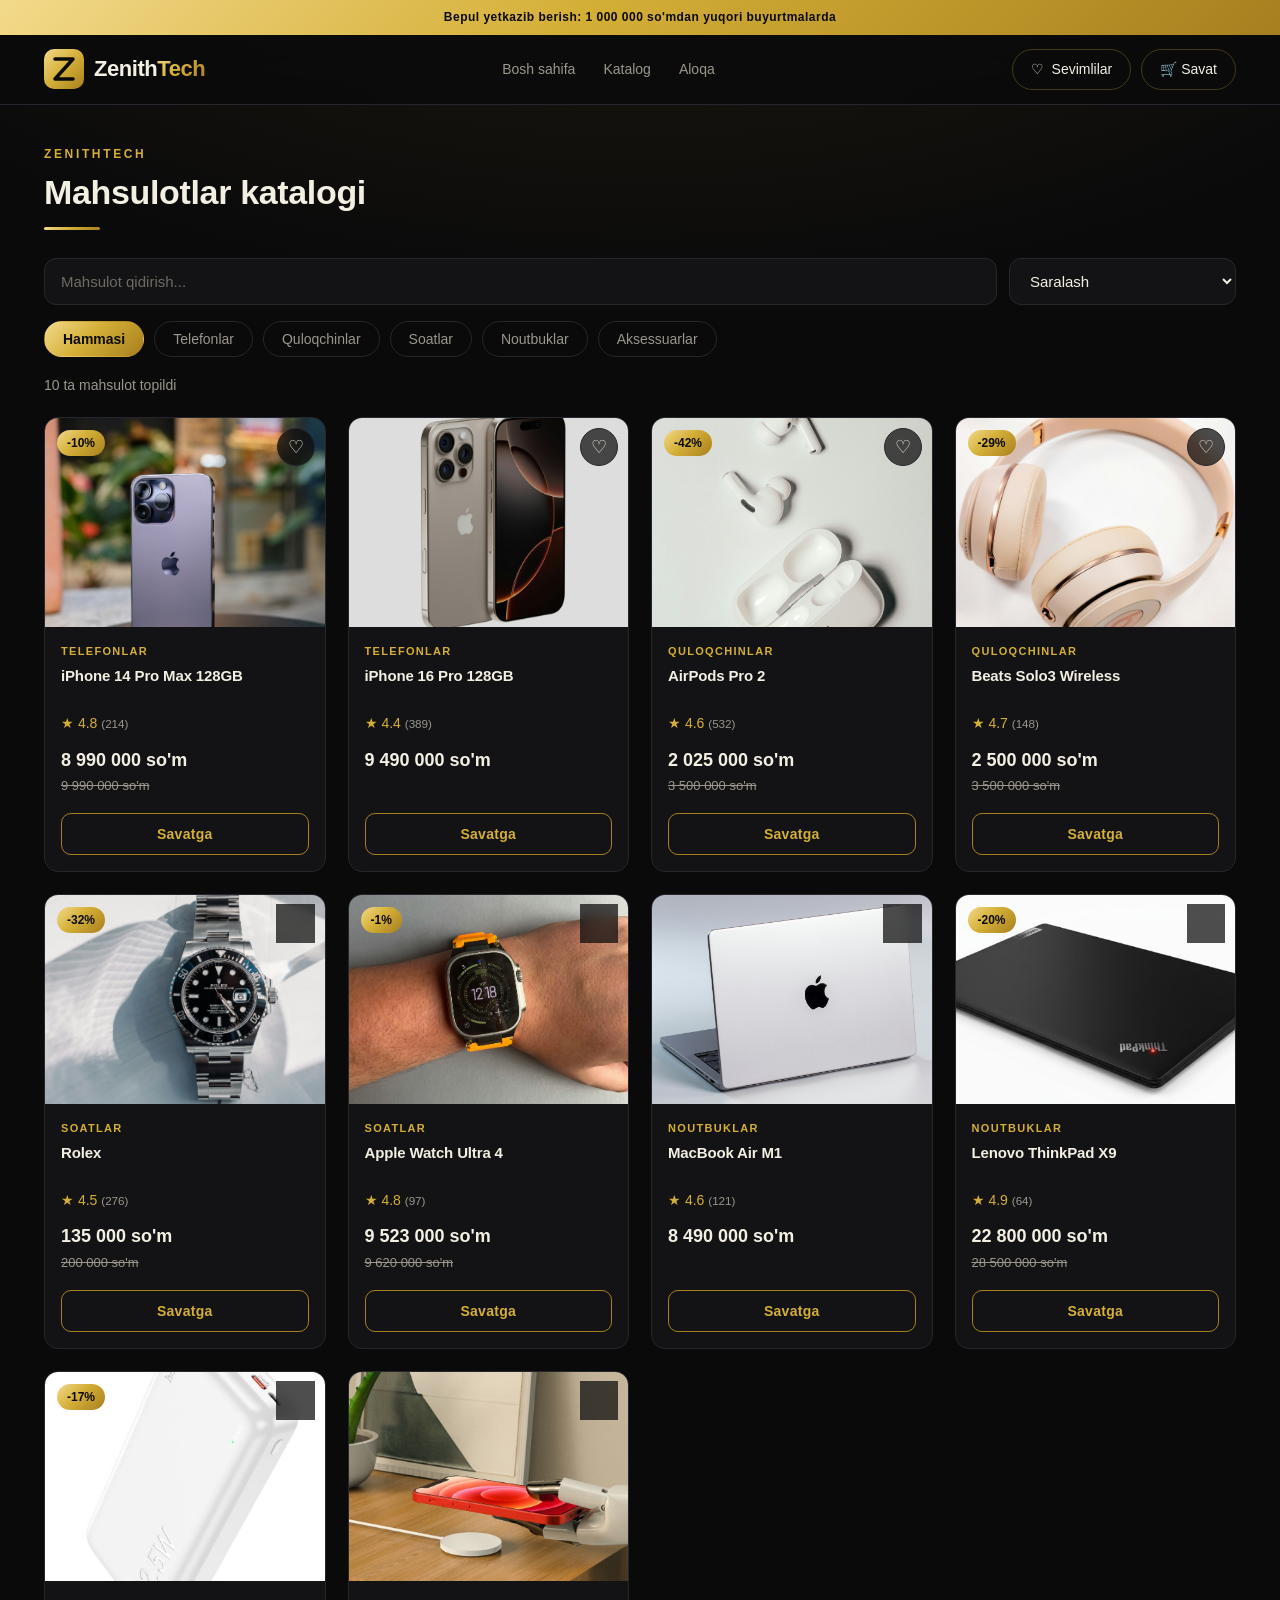
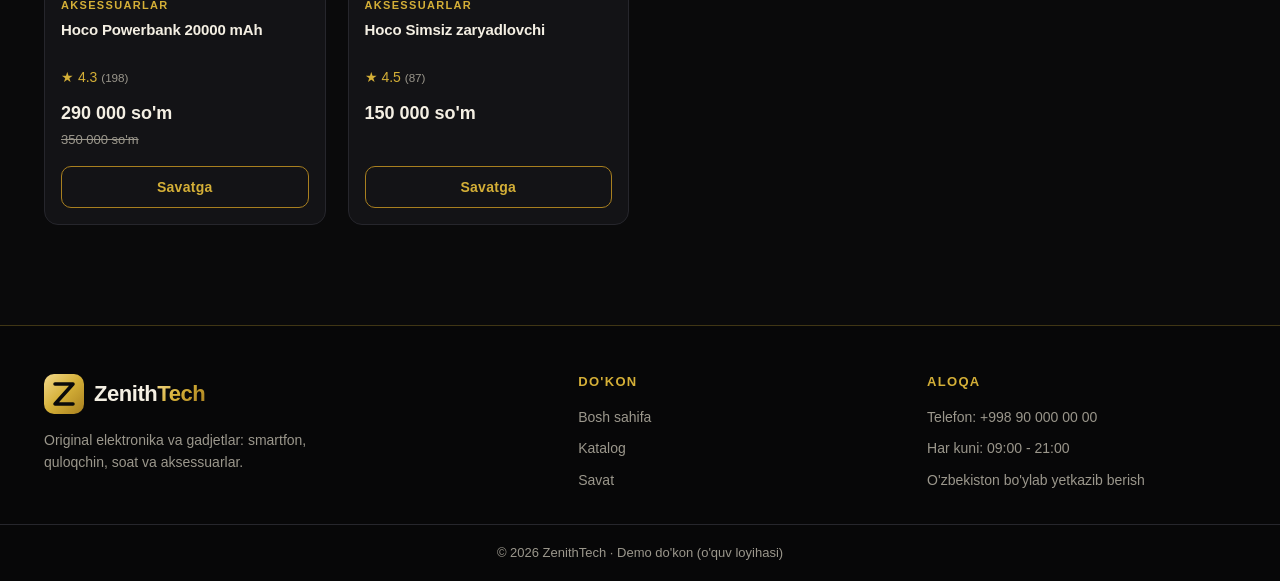
<file: index.html>
<!DOCTYPE html>
<html lang="en">
<head>
    <meta charset="UTF-8">
    <meta name="viewport" content="width=device-width, initial-scale=1.0">
    <title>ZeinthTech</title>
    <link rel="stylesheet" href="./css/style.css">
</head>
    <body>
   <div class="announce">
    Bepul yetkazib berish: 1 000 000 so'mdan yuqori buyurtmalarda
  </div>

    <header class="site-header">
    <div class="header-inner">
      <a href="index.html" class="logo">
        <img src="images/logo-mark.svg" alt="">
        <span class="logo-text">Zenith<span>Tech</span></span>
      </a>

      <nav class="main-nav">
        <a href="index.html">Bosh sahifa</a>
        <a href="index.html#catalog">Katalog</a>
        <a href="#contact">Aloqa</a>
      </nav>

      <div class="header-actions">
        <a href="favorites.html" class="cart-link fav-link" aria-label="Sevimlilar">
          ♡ <span class="fav-label">Sevimlilar</span>
          <span id="fav-count" class="cart-count" hidden>0</span>
        </a>
        <a href="cart.html" class="cart-link">
          🛒 Savat <span id="cart-count" class="cart-count" hidden>0</span>
        </a>
      </div>
    </div>
  </header>


   <main class="container" id="catalog">
    <div class="section-head">
      <span class="eyebrow">ZenithTech</span>
      <h2>Mahsulotlar katalogi</h2>
    </div>

    <div class="toolbar">
      <input type="search" id="search" placeholder="Mahsulot qidirish...">
      <select id="sort">
        <option value="default">Saralash</option>
        <option value="price-asc">Narx: arzondan qimmatga</option>
        <option value="price-desc">Narx: qimmatdan arzonga</option>
        <option value="rating">Reyting bo'yicha</option>
      </select>
    </div>

    <div id="categories" class="categories"></div>
    <p id="result-count" class="result-count"></p>

    <div id="product-grid" class="product-grid"></div>
        <section class="viewed-section" id="viewed-section" hidden>
      <h3>Siz ko'rgan mahsulotlar</h3>
      <div class="viewed-row" id="viewed-row"></div>
    </section>
  </main>

  <footer class="site-footer" id="contact">
    <div class="footer-inner">
      <div class="footer-brand">
        <a href="index.html" class="logo">
          <img src="images/logo-mark.svg" alt="">
          <span class="logo-text">Zenith<span>Tech</span></span>
        </a>
        <p>Original elektronika va gadjetlar: smartfon, quloqchin, soat va aksessuarlar.</p>
      </div>

      <div class="footer-col">
        <h4>Do'kon</h4>
        <a href="index.html">Bosh sahifa</a>
        <a href="index.html#catalog">Katalog</a>
        <a href="cart.html">Savat</a>
      </div>

      <div class="footer-col">
        <h4>Aloqa</h4>
        <span>Telefon: +998 90 000 00 00</span>
        <span>Har kuni: 09:00 - 21:00</span>
        <span>O'zbekiston bo'ylab yetkazib berish</span>
      </div>
    </div>

    <div class="footer-bottom">
      © 2026 ZenithTech · Demo do'kon (o'quv loyihasi)
    </div>
  </footer>

    <script src="js/cart.js"></script>
  <script src="js/favorites.js"></script>
  <script src="js/main.js"></script>
</body>
</html>
</file>
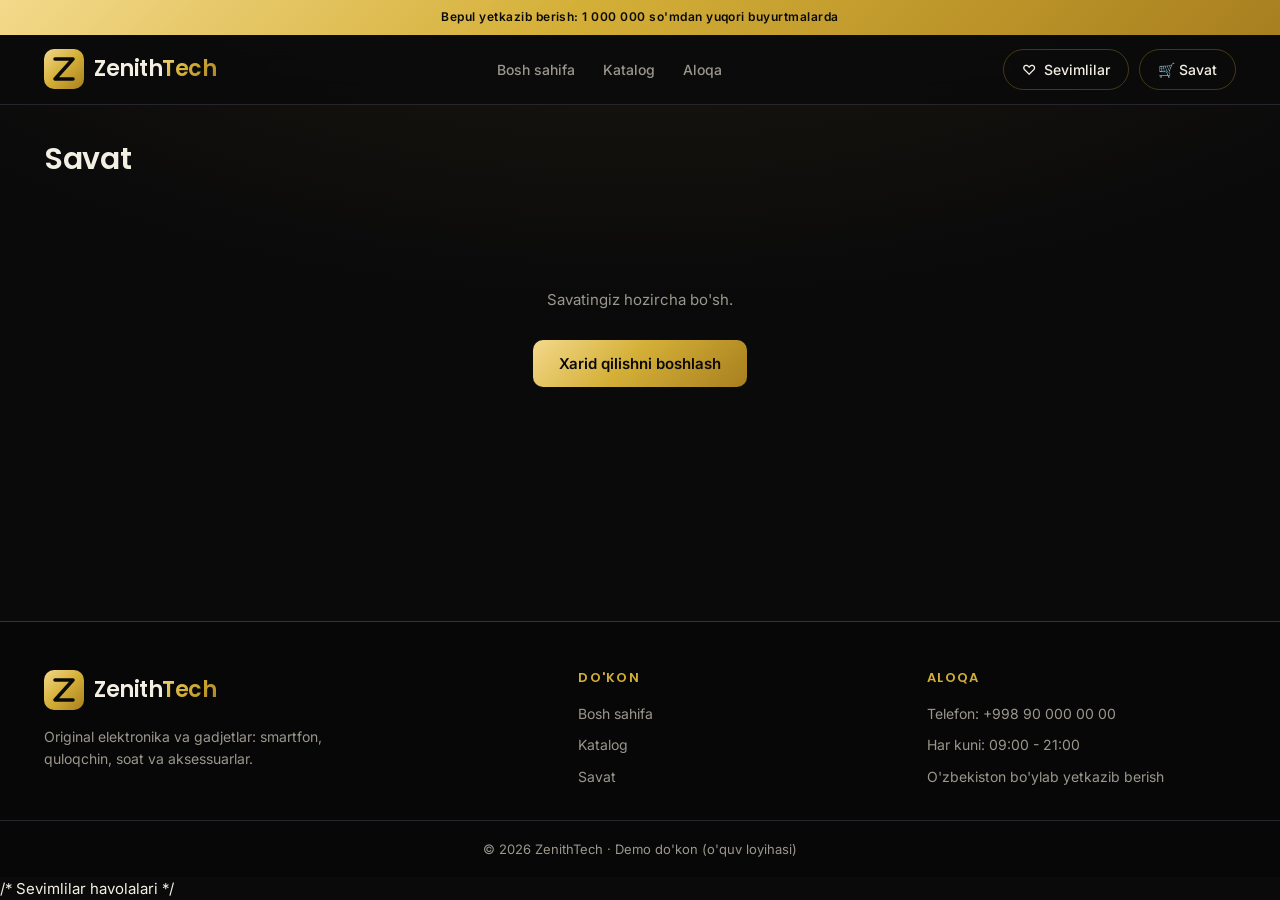
<file: cart.html>
<!DOCTYPE html>
<html lang="uz">
<head>
  <meta charset="UTF-8">
  <meta name="viewport" content="width=device-width, initial-scale=1.0">
  <title>Savat | ZenithTech</title>
  <link rel="preconnect" href="https://fonts.googleapis.com">
  <link href="https://fonts.googleapis.com/css2?family=Inter:wght@400;500;600&family=Poppins:wght@500;600;700&display=swap" rel="stylesheet">
  <link rel="stylesheet" href="css/style.css">
</head>
<body>
    <div class="announce">
    Bepul yetkazib berish: 1 000 000 so'mdan yuqori buyurtmalarda
  </div>

   <header class="site-header">
    <div class="header-inner">
      <a href="index.html" class="logo">
        <img src="images/logo-mark.svg" alt="">
        <span class="logo-text">Zenith<span>Tech</span></span>
      </a>

      <nav class="main-nav">
        <a href="index.html">Bosh sahifa</a>
        <a href="index.html#catalog">Katalog</a>
        <a href="#contact">Aloqa</a>
      </nav>

      <div class="header-actions">
        <a href="favorites.html" class="cart-link fav-link" aria-label="Sevimlilar">
          ♡ <span class="fav-label">Sevimlilar</span>
          <span id="fav-count" class="cart-count" hidden>0</span>
        </a>
        <a href="cart.html" class="cart-link">
          🛒 Savat <span id="cart-count" class="cart-count" hidden>0</span>
        </a>
      </div>
    </div>
  </header>
  <main class="container">
    <h2>Savat</h2>
    <div id="cart-content"></div>
  </main>

    <footer class="site-footer" id="contact">
    <div class="footer-inner">
      <div class="footer-brand">
        <a href="index.html" class="logo">
          <img src="images/logo-mark.svg" alt="">
          <span class="logo-text">Zenith<span>Tech</span></span>
        </a>
        <p>Original elektronika va gadjetlar: smartfon, quloqchin, soat va aksessuarlar.</p>
      </div>

      <div class="footer-col">
        <h4>Do'kon</h4>
        <a href="index.html">Bosh sahifa</a>
        <a href="index.html#catalog">Katalog</a>
        <a href="cart.html">Savat</a>
      </div>

      <div class="footer-col">
        <h4>Aloqa</h4>
        <span>Telefon: +998 90 000 00 00</span>
        <span>Har kuni: 09:00 - 21:00</span>
        <span>O'zbekiston bo'ylab yetkazib berish</span>
      </div>
    </div>

    <div class="footer-bottom">
      © 2026 ZenithTech · Demo do'kon (o'quv loyihasi)
    </div>
  </footer>

  <script src="js/cart.js"></script>
  <script src="js/favorites.js"></script>/* Sevimlilar havolalari */
  <script src="js/cart-page.js"></script>
</body>
</html>
</file>
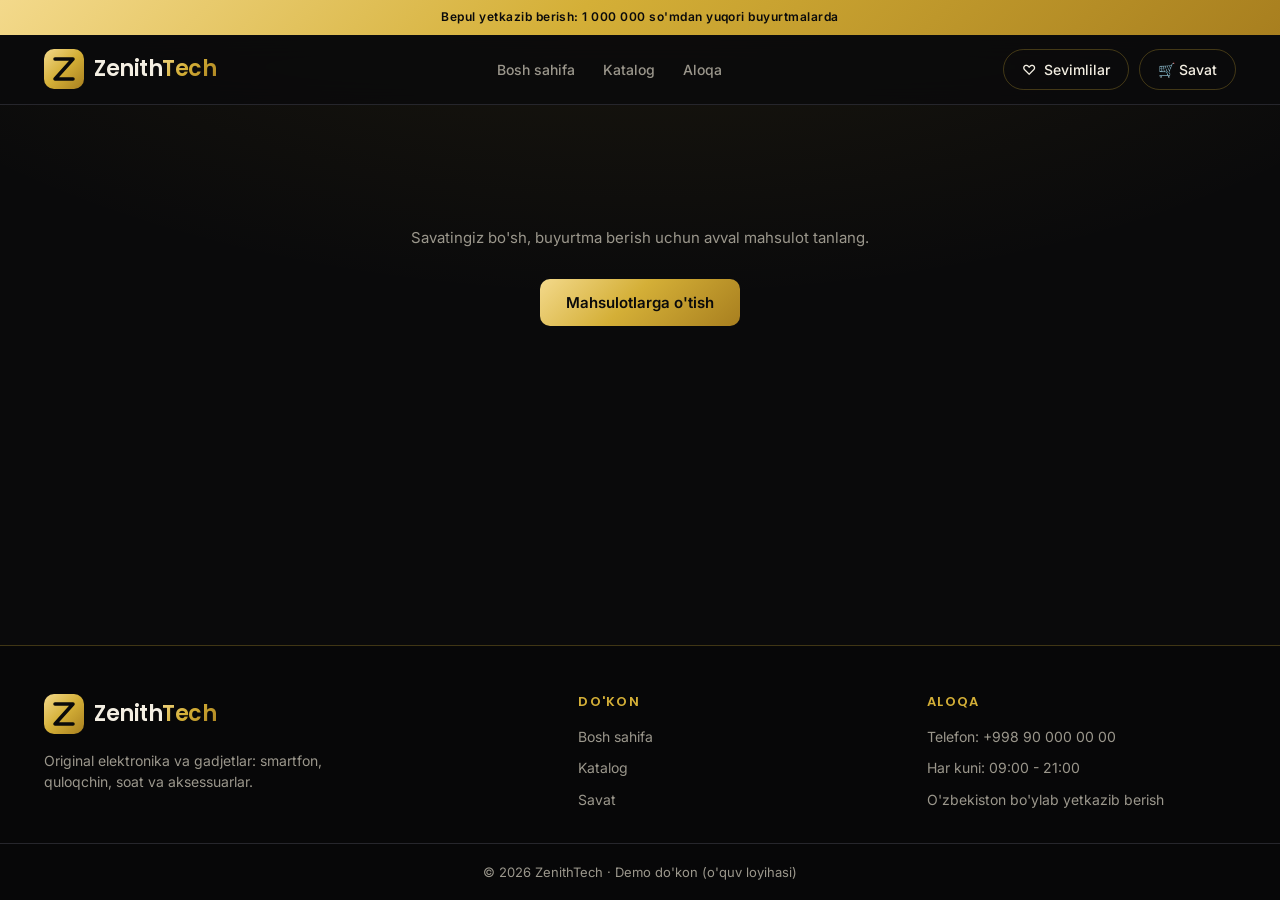
<file: checkout.html>
<!DOCTYPE html>
<html lang="uz">
<head>
  <meta charset="UTF-8">
  <meta name="viewport" content="width=device-width, initial-scale=1.0">
  <title>Buyurtma berish | ZenithTech</title>
  <link rel="preconnect" href="https://fonts.googleapis.com">
 <link href="https://fonts.googleapis.com/css2?family=Inter:wght@400;500;600&family=Poppins:wght@500;600;700&display=swap" rel="stylesheet">
  <link rel="stylesheet" href="css/style.css">
</head>
<body>
   <div class="announce">
    Bepul yetkazib berish: 1 000 000 so'mdan yuqori buyurtmalarda
  </div>

  <header class="site-header">
    <div class="header-inner">
      <a href="index.html" class="logo">
        <img src="images/logo-mark.svg" alt="">
        <span class="logo-text">Zenith<span>Tech</span></span>
      </a>

      <nav class="main-nav">
        <a href="index.html">Bosh sahifa</a>
        <a href="index.html#catalog">Katalog</a>
        <a href="#contact">Aloqa</a>
      </nav>

      <div class="header-actions">
        <a href="favorites.html" class="cart-link fav-link" aria-label="Sevimlilar">
          ♡ <span class="fav-label">Sevimlilar</span>
          <span id="fav-count" class="cart-count" hidden>0</span>
        </a>
        <a href="cart.html" class="cart-link">
          🛒 Savat <span id="cart-count" class="cart-count" hidden>0</span>
        </a>
      </div>
    </div>
  </header>

  <main class="container" id="checkout-page">
    <h2>Buyurtma berish</h2>

    <div class="checkout-layout">
      <form id="checkout-form" class="checkout-form" novalidate>
        <h3>Ma'lumotlaringiz</h3>

        <label>Ism va familiya
          <input type="text" name="name" placeholder="Masalan: Ali Valiyev">
          <small class="error" data-error-for="name"></small>
        </label>

        <label>Telefon raqam
          <input type="tel" name="phone" placeholder="+998 90 123 45 67">
          <small class="error" data-error-for="phone"></small>
        </label>

        <label>Shahar / viloyat
          <select name="city">
            <option value="">Tanlang</option>
            <option>Toshkent</option>
            <option>Samarqand</option>
            <option>Buxoro</option>
            <option>Andijon</option>
            <option>Farg'ona</option>
            <option>Namangan</option>
            <option>Qarshi</option>
            <option>Navoiy</option>
            <option>Jizzax</option>
            <option>Guliston</option>
            <option>Termiz</option>
            <option>Urganch</option>
            <option>Nukus</option>
          </select>
          <small class="error" data-error-for="city"></small>
        </label>

        <label>Manzil
          <textarea name="address" rows="3" placeholder="Ko'cha, uy, xonadon"></textarea>
          <small class="error" data-error-for="address"></small>
        </label>

        <fieldset class="payment">
          <legend>To'lov usuli</legend>
          <label class="radio">
            <input type="radio" name="payment" value="Naqd pul" checked>
            Yetkazib berilganda naqd pul
          </label>
          <label class="radio">
            <input type="radio" name="payment" value="Karta">
            Yetkazib berilganda karta orqali
          </label>
        </fieldset>

        <label>Izoh (ixtiyoriy)
          <textarea name="note" rows="2" placeholder="Masalan: qo'ng'iroq qilib keling"></textarea>
        </label>

        <button type="submit" class="btn">Buyurtmani tasdiqlash</button>
      </form>

      <aside class="cart-summary" id="order-summary"></aside>
    </div>
  </main>

    <footer class="site-footer" id="contact">
    <div class="footer-inner">
      <div class="footer-brand">
        <a href="index.html" class="logo">
          <img src="images/logo-mark.svg" alt="">
          <span class="logo-text">Zenith<span>Tech</span></span>
        </a>
        <p>Original elektronika va gadjetlar: smartfon, quloqchin, soat va aksessuarlar.</p>
      </div>

      <div class="footer-col">
        <h4>Do'kon</h4>
        <a href="index.html">Bosh sahifa</a>
        <a href="index.html#catalog">Katalog</a>
        <a href="cart.html">Savat</a>
      </div>

      <div class="footer-col">
        <h4>Aloqa</h4>
        <span>Telefon: +998 90 000 00 00</span>
        <span>Har kuni: 09:00 - 21:00</span>
        <span>O'zbekiston bo'ylab yetkazib berish</span>
      </div>
    </div>

    <div class="footer-bottom">
      © 2026 ZenithTech · Demo do'kon (o'quv loyihasi)
    </div>
  </footer>

  <script src="js/cart.js"></script>
  <script src="js/favorites.js"></script>
<script src="js/checkout.js"></script>
</body>
</html>
</file>
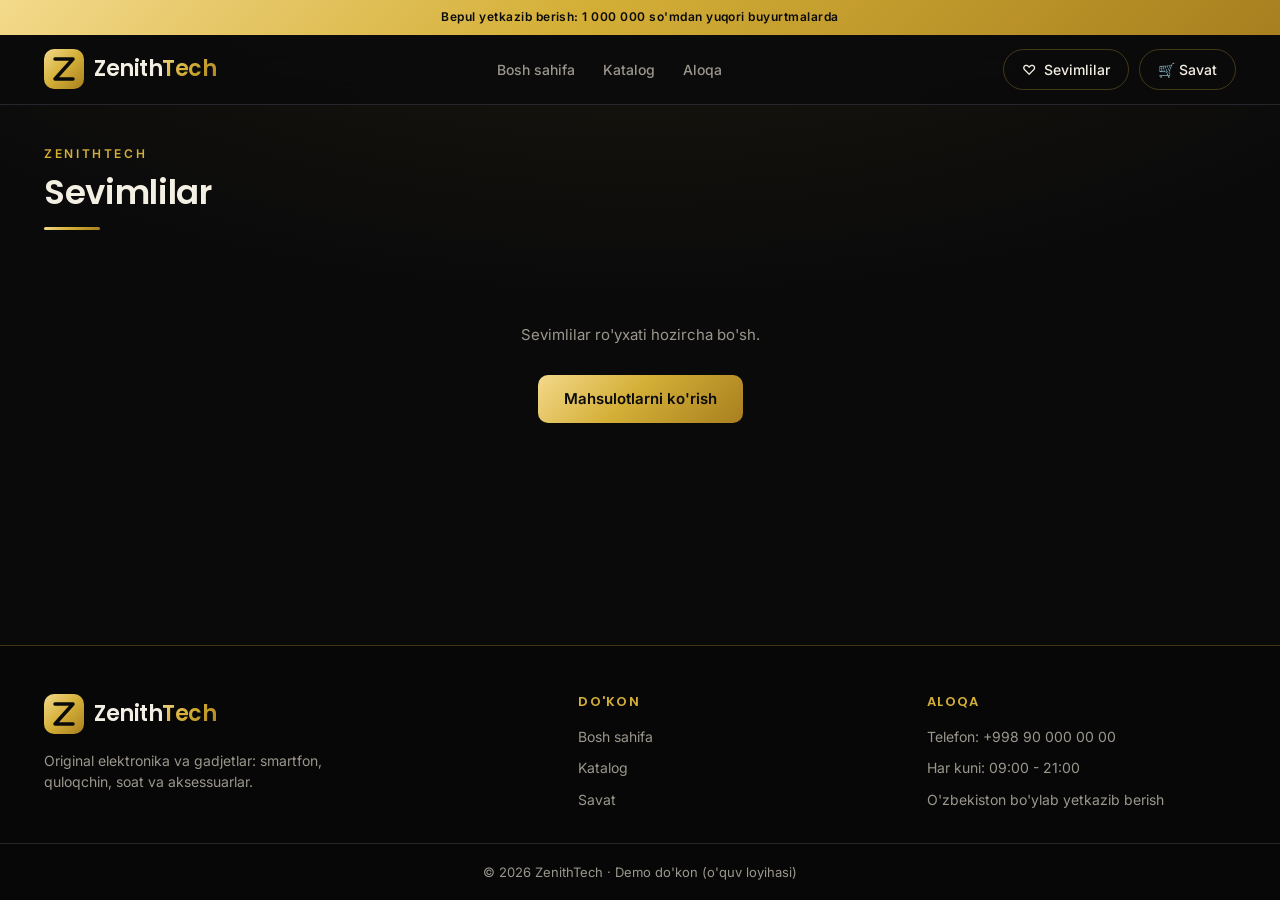
<file: favorites.html>
<!DOCTYPE html>
<html lang="uz">
<head>
  <meta charset="UTF-8">
  <meta name="viewport" content="width=device-width, initial-scale=1.0">
  <title>Sevimlilar | ZenithTech</title>
  <link rel="preconnect" href="https://fonts.googleapis.com">
  <link href="https://fonts.googleapis.com/css2?family=Inter:wght@400;500;600&family=Poppins:wght@500;600;700&display=swap" rel="stylesheet">
  <link rel="stylesheet" href="css/style.css">
</head>
<body>
  <div class="announce">
    Bepul yetkazib berish: 1 000 000 so'mdan yuqori buyurtmalarda
  </div>

  <header class="site-header">
    <div class="header-inner">
      <a href="index.html" class="logo">
        <img src="images/logo-mark.svg" alt="">
        <span class="logo-text">Zenith<span>Tech</span></span>
      </a>

      <nav class="main-nav">
        <a href="index.html">Bosh sahifa</a>
        <a href="index.html#catalog">Katalog</a>
        <a href="#contact">Aloqa</a>
      </nav>

      <div class="header-actions">
        <a href="favorites.html" class="cart-link fav-link" aria-label="Sevimlilar">
          ♡ <span class="fav-label">Sevimlilar</span>
          <span id="fav-count" class="cart-count" hidden>0</span>
        </a>
        <a href="cart.html" class="cart-link">
          🛒 Savat <span id="cart-count" class="cart-count" hidden>0</span>
        </a>
      </div>
    </div>
  </header>

  <main class="container" id="favorites-page">
    <div class="section-head">
      <span class="eyebrow">ZenithTech</span>
      <h2>Sevimlilar</h2>
    </div>
    <p id="fav-sub" class="result-count"></p>

    <div id="fav-grid" class="product-grid"></div>
  </main>

  <footer class="site-footer" id="contact">
    <div class="footer-inner">
      <div class="footer-brand">
        <a href="index.html" class="logo">
          <img src="images/logo-mark.svg" alt="">
          <span class="logo-text">Zenith<span>Tech</span></span>
        </a>
        <p>Original elektronika va gadjetlar: smartfon, quloqchin, soat va aksessuarlar.</p>
      </div>

      <div class="footer-col">
        <h4>Do'kon</h4>
        <a href="index.html">Bosh sahifa</a>
        <a href="index.html#catalog">Katalog</a>
        <a href="cart.html">Savat</a>
      </div>

      <div class="footer-col">
        <h4>Aloqa</h4>
        <span>Telefon: +998 90 000 00 00</span>
        <span>Har kuni: 09:00 - 21:00</span>
        <span>O'zbekiston bo'ylab yetkazib berish</span>
      </div>
    </div>

    <div class="footer-bottom">
      © 2026 ZenithTech · Demo do'kon (o'quv loyihasi)
    </div>
  </footer>

  <script src="js/cart.js"></script>
  <script src="js/favorites.js"></script>
  <script src="js/favorites-page.js"></script>
</body>
</html>
</file>
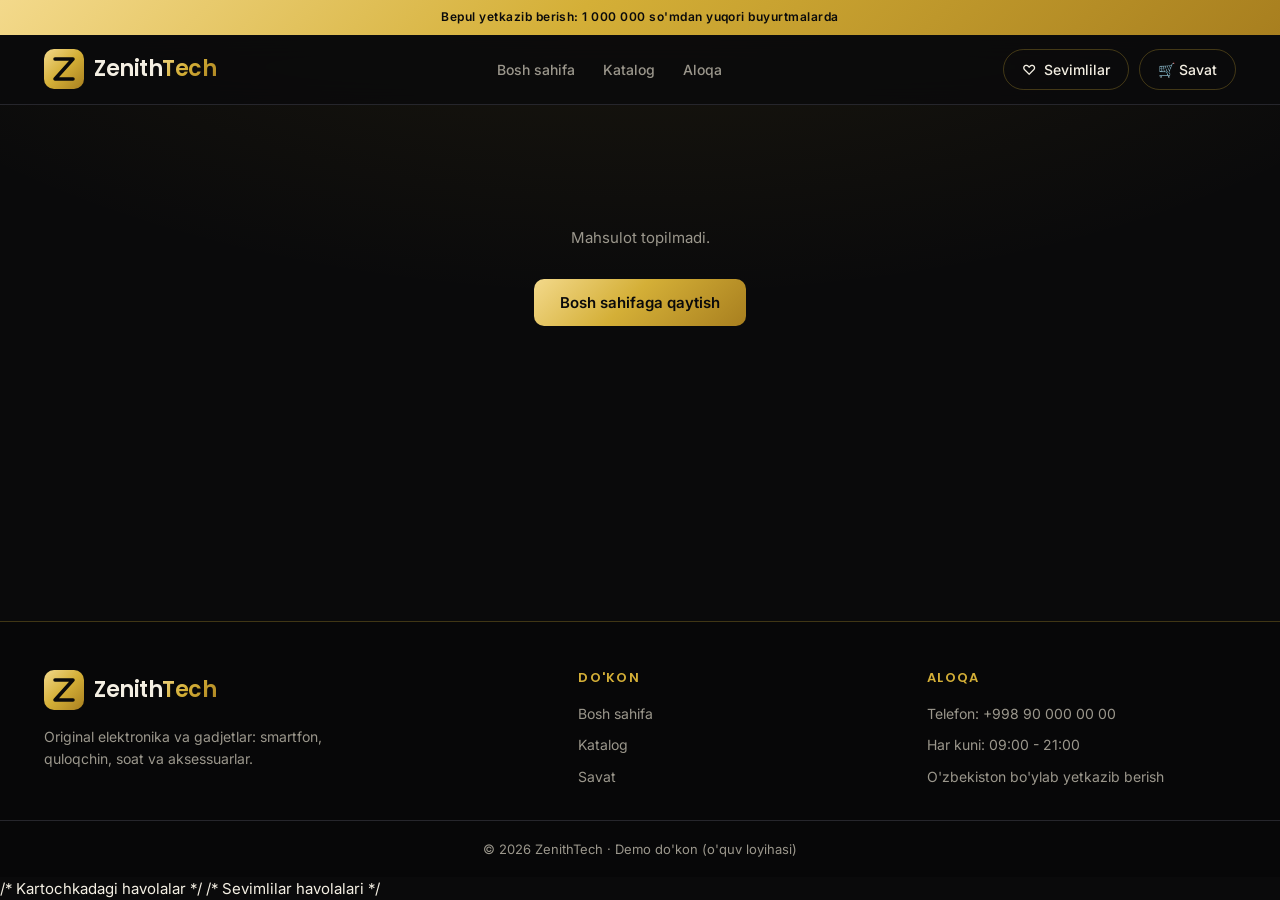
<file: product.html>
<!DOCTYPE html>
<html lang="uz">
<head>
  <meta charset="UTF-8">
  <meta name="viewport" content="width=device-width, initial-scale=1.0">
  <title>Mahsulot | ZenithTech</title>
  <link rel="preconnect" href="https://fonts.googleapis.com">
<link href="https://fonts.googleapis.com/css2?family=Inter:wght@400;500;600&family=Poppins:wght@500;600;700&display=swap" rel="stylesheet">
  <link rel="stylesheet" href="css/style.css">
</head>
<body>
   <div class="announce">
    Bepul yetkazib berish: 1 000 000 so'mdan yuqori buyurtmalarda
  </div>
  

   <header class="site-header">
    <div class="header-inner">
      <a href="index.html" class="logo">
        <img src="images/logo-mark.svg" alt="">
        <span class="logo-text">Zenith<span>Tech</span></span>
      </a>

      <nav class="main-nav">
        <a href="index.html">Bosh sahifa</a>
        <a href="index.html#catalog">Katalog</a>
        <a href="#contact">Aloqa</a>
      </nav>

      <div class="header-actions">
        <a href="favorites.html" class="cart-link fav-link" aria-label="Sevimlilar">
          ♡ <span class="fav-label">Sevimlilar</span>
          <span id="fav-count" class="cart-count" hidden>0</span>
        </a>
        <a href="cart.html" class="cart-link">
          🛒 Savat <span id="cart-count" class="cart-count" hidden>0</span>
        </a>
      </div>
    </div>
  </header>

  <main class="container" id="product-page"></main>
    <footer class="site-footer" id="contact">
    <div class="footer-inner">
      <div class="footer-brand">
        <a href="index.html" class="logo">
          <img src="images/logo-mark.svg" alt="">
          <span class="logo-text">Zenith<span>Tech</span></span>
        </a>
        <p>Original elektronika va gadjetlar: smartfon, quloqchin, soat va aksessuarlar.</p>
      </div>

      <div class="footer-col">
        <h4>Do'kon</h4>
        <a href="index.html">Bosh sahifa</a>
        <a href="index.html#catalog">Katalog</a>
        <a href="cart.html">Savat</a>
      </div>

      <div class="footer-col">
        <h4>Aloqa</h4>
        <span>Telefon: +998 90 000 00 00</span>
        <span>Har kuni: 09:00 - 21:00</span>
        <span>O'zbekiston bo'ylab yetkazib berish</span>
      </div>
    </div>

    <div class="footer-bottom">
      © 2026 ZenithTech · Demo do'kon (o'quv loyihasi)
    </div>
  </footer>

  <script src="js/cart.js"></script>/* Kartochkadagi havolalar */
  <script src="js/favorites.js"></script>/* Sevimlilar havolalari */
  <script src="js/product.js"></script>
</body>
</html>
</file>
<file: css/style.css>
/* ===== ZenithTech: premium qora-oltin dizayn ===== */
:root {
  color-scheme: dark;

  --bg: #0A0A0B;
  --surface: #131316;
  --surface-2: #1A1A1F;
  --line: #26262C;
  --line-gold: rgba(212, 175, 55, 0.28);

  --text: #F4EFE3;
  --muted: #9B978C;

  --gold: #D4AF37;
  --gold-light: #F3D98B;
  --gold-dark: #A87F1F;
  --gold-grad: linear-gradient(135deg, #F3D98B 0%, #D4AF37 45%, #A87F1F 100%);

  --success: #3DDC97;
  --danger: #FF6B6B;

  --font-heading: 'Poppins', sans-serif;
  --font-body: 'Inter', sans-serif;
  --radius: 14px;
}

* {
  box-sizing: border-box;
}

html {
  scroll-behavior: smooth;
  scroll-padding-top: 90px;
}

body {
  display: flex;
  flex-direction: column;
  min-height: 100vh;
  margin: 0;
  background-color: var(--bg);
  background-image: radial-gradient(900px 420px at 50% -120px, rgba(212, 175, 55, 0.10), transparent);
  background-repeat: no-repeat;
  color: var(--text);
  font-family: var(--font-body);
  font-size: 15px;
  line-height: 1.55;
  -webkit-font-smoothing: antialiased;
  -moz-osx-font-smoothing: grayscale;
}

::selection {
  background: var(--gold);
  color: #0A0A0B;
}

[hidden] {
  display: none !important;
}

h1, h2, h3, h4 {
  margin: 0;
  font-family: var(--font-heading);
  font-weight: 600;
  line-height: 1.25;
  letter-spacing: -0.01em;
}

a {
  color: inherit;
}

img {
  max-width: 100%;
}

button, input, select, textarea {
  font-family: inherit;
  color: inherit;
}

select option {
  background: #131316;
  color: var(--text);
}

.container {
  flex: 1;
  width: 100%;
  max-width: 1240px;
  margin: 0 auto;
  padding: 36px 24px;
}

.container > h2 {
  margin-bottom: 24px;
  font-size: 30px;
}

.muted {
  font-size: 12px;
  color: var(--muted);
}

/* ===== E'lon qatori ===== */
.announce {
  padding: 8px 16px;
  background: var(--gold-grad);
  color: #0A0A0B;
  font-size: 12px;
  font-weight: 600;
  letter-spacing: 0.04em;
  text-align: center;
}

/* ===== Header ===== */
.site-header {
  position: sticky;
  top: 0;
  z-index: 100;
  border-bottom: 1px solid var(--line);
  background: rgba(10, 10, 11, 0.82);
  -webkit-backdrop-filter: blur(14px);
  backdrop-filter: blur(14px);
}

.header-inner {
  display: flex;
  align-items: center;
  gap: 32px;
  max-width: 1240px;
  margin: 0 auto;
  padding: 14px 24px;
}

.logo {
  display: flex;
  align-items: center;
  gap: 10px;
  color: var(--text);
  text-decoration: none;
}

.logo img {
  display: block;
  width: 40px;
  height: 40px;
}

.logo-text {
  font-family: var(--font-heading);
  font-size: 22px;
  font-weight: 600;
  letter-spacing: -0.02em;
}

.logo-text span {
  background: var(--gold-grad);
  -webkit-background-clip: text;
  background-clip: text;
  color: transparent;
  -webkit-text-fill-color: transparent;
}

.main-nav {
  display: flex;
  gap: 28px;
  margin: 0 auto;
}

.main-nav a {
  position: relative;
  padding: 6px 0;
  color: var(--muted);
  font-size: 14px;
  font-weight: 500;
  text-decoration: none;
  transition: color 0.2s;
}

.main-nav a::after {
  content: '';
  position: absolute;
  left: 0;
  bottom: 0;
  width: 100%;
  height: 2px;
  background: var(--gold-grad);
  transform: scaleX(0);
  transform-origin: left;
  transition: transform 0.25s;
}

.main-nav a:hover {
  color: var(--gold-light);
}

.main-nav a:hover::after {
  transform: scaleX(1);
}

.cart-link {
  display: flex;
  align-items: center;
  gap: 8px;
  padding: 9px 18px;
  border: 1px solid var(--line-gold);
  border-radius: 999px;
  color: var(--text);
  font-size: 14px;
  font-weight: 500;
  text-decoration: none;
  transition: background 0.2s, border-color 0.2s;
}

.cart-link:hover {
  border-color: var(--gold);
  background: rgba(212, 175, 55, 0.1);
}

.cart-count {
  min-width: 20px;
  padding: 2px 6px;
  border-radius: 999px;
  background: var(--gold-grad);
  color: #0A0A0B;
  font-size: 12px;
  font-weight: 700;
  text-align: center;
}

/* ===== Footer ===== */
.site-footer {
  margin-top: 64px;
  border-top: 1px solid var(--line-gold);
  background: #070708;
}

.footer-inner {
  display: grid;
  grid-template-columns: 1.6fr 1fr 1fr;
  gap: 40px;
  max-width: 1240px;
  margin: 0 auto;
  padding: 48px 24px 32px;
}

.footer-brand p {
  max-width: 320px;
  margin: 16px 0 0;
  color: var(--muted);
  font-size: 14px;
}

.footer-col {
  display: flex;
  flex-direction: column;
  gap: 10px;
  color: var(--muted);
  font-size: 14px;
}

.footer-col h4 {
  margin-bottom: 6px;
  color: var(--gold);
  font-size: 13px;
  letter-spacing: 0.1em;
  text-transform: uppercase;
}

.footer-col a {
  color: var(--muted);
  text-decoration: none;
  transition: color 0.2s;
}

.footer-col a:hover {
  color: var(--gold-light);
}

.footer-bottom {
  padding: 18px 24px;
  border-top: 1px solid var(--line);
  color: var(--muted);
  font-size: 13px;
  text-align: center;
}

/* ===== Tugmalar ===== */
.btn {
  display: inline-flex;
  align-items: center;
  justify-content: center;
  gap: 8px;
  padding: 12px 20px;
  border: none;
  border-radius: 10px;
  background: var(--gold-grad);
  color: #0A0A0B;
  font-size: 14px;
  font-weight: 600;
  letter-spacing: 0.02em;
  cursor: pointer;
  transition: filter 0.2s, box-shadow 0.2s, transform 0.15s;
}

.btn:hover {
  filter: brightness(1.08);
  box-shadow: 0 6px 20px rgba(212, 175, 55, 0.28);
}

.btn:active {
  transform: translateY(1px);
}

.btn-link {
  display: inline-block;
  margin-top: 14px;
  padding: 12px 26px;
  border-radius: 10px;
  background: var(--gold-grad);
  color: #0A0A0B;
  font-weight: 600;
  text-decoration: none;
}

.link-btn {
  border: none;
  background: none;
  color: var(--muted);
  font-size: 14px;
  text-decoration: underline;
  cursor: pointer;
}

.link-btn:hover {
  color: var(--gold-light);
}

/* ===== Katalog sarlavhasi ===== */
.section-head {
  margin-bottom: 28px;
}

.eyebrow {
  color: var(--gold);
  font-size: 12px;
  font-weight: 600;
  letter-spacing: 0.22em;
  text-transform: uppercase;
}

.section-head h2 {
  margin-top: 6px;
  font-size: 34px;
}

.section-head h2::after {
  content: '';
  display: block;
  width: 56px;
  height: 3px;
  margin-top: 14px;
  border-radius: 2px;
  background: var(--gold-grad);
}

/* ===== Qidiruv, saralash, kategoriyalar ===== */
.toolbar {
  display: flex;
  flex-wrap: wrap;
  gap: 12px;
  margin-bottom: 16px;
}

.toolbar input,
.toolbar select {
  padding: 13px 16px;
  border: 1px solid var(--line);
  border-radius: 12px;
  background: var(--surface);
  font-size: 15px;
  transition: border-color 0.2s, box-shadow 0.2s;
}

.toolbar input {
  flex: 1;
  min-width: 220px;
}

.toolbar input::placeholder {
  color: #6E6B63;
}

.toolbar input:focus,
.toolbar select:focus {
  outline: none;
  border-color: var(--gold);
  box-shadow: 0 0 0 3px rgba(212, 175, 55, 0.15);
}

.categories {
  display: flex;
  gap: 10px;
  margin-bottom: 14px;
  padding-bottom: 4px;
  overflow-x: auto;
}

.chip {
  flex-shrink: 0;
  padding: 9px 18px;
  border: 1px solid var(--line);
  border-radius: 999px;
  background: transparent;
  color: var(--muted);
  font-size: 14px;
  font-weight: 500;
  cursor: pointer;
  transition: border-color 0.2s, color 0.2s;
}

.chip:hover {
  border-color: var(--gold);
  color: var(--gold-light);
}

.chip.active {
  border-color: transparent;
  background: var(--gold-grad);
  color: #0A0A0B;
  font-weight: 600;
}

.result-count {
  margin: 0 0 20px;
  color: var(--muted);
  font-size: 14px;
}

/* ===== Mahsulot kartochkasi ===== */
.product-grid {
  display: grid;
  grid-template-columns: repeat(auto-fill, minmax(230px, 1fr));
  gap: 22px;
}

.product-card {
  position: relative;
  display: flex;
  flex-direction: column;
  overflow: hidden;
  border: 1px solid var(--line);
  border-radius: var(--radius);
  background: var(--surface);
  transition: transform 0.25s, border-color 0.25s, box-shadow 0.25s;
}

.product-card:hover {
  transform: translateY(-6px);
  border-color: var(--line-gold);
  box-shadow: 0 18px 40px rgba(0, 0, 0, 0.55), 0 0 0 1px rgba(212, 175, 55, 0.12);
}

.card-img-link {
  display: block;
  overflow: hidden;
  background: var(--surface-2);
}

.product-card img {
  display: block;
  width: 100%;
  aspect-ratio: 4 / 3;
  object-fit: cover;
  transition: transform 0.5s;
}

.product-card:hover img {
  transform: scale(1.05);
}

.badge {
  position: absolute;
  top: 12px;
  left: 12px;
  z-index: 1;
  padding: 4px 10px;
  border-radius: 999px;
  background: var(--gold-grad);
  color: #0A0A0B;
  font-size: 12px;
  font-weight: 700;
}

/* "Sotuvda yo'q" kartochka */
.product-card.out img {
  opacity: 0.4;
  filter: grayscale(1);
}

.product-card.out::after {
  content: "Sotuvda yo'q";
  position: absolute;
  top: 12px;
  right: 12px;
  z-index: 1;
  padding: 4px 10px;
  border: 1px solid var(--line);
  border-radius: 999px;
  background: rgba(0, 0, 0, 0.75);
  color: var(--muted);
  font-size: 11px;
  font-weight: 500;
}

.product-info {
  display: flex;
  flex: 1;
  flex-direction: column;
  gap: 6px;
  padding: 16px;
}

.product-category {
  color: var(--gold);
  font-size: 11px;
  font-weight: 600;
  letter-spacing: 0.12em;
  text-transform: uppercase;
}

.product-info h3 {
  display: -webkit-box;
  height: calc(1.35em * 2);
  overflow: hidden;
  font-size: 15px;
  line-height: 1.35;
  -webkit-line-clamp: 2;
  -webkit-box-orient: vertical;
}

.product-info h3 a {
  color: var(--text);
  text-decoration: none;
  transition: color 0.2s;
}

.product-info h3 a:hover {
  color: var(--gold-light);
}

.rating {
  color: var(--gold);
  font-size: 14px;
}

.rating small {
  color: var(--muted);
}

.price-row {
  display: flex;
  flex-direction: column;
  align-items: flex-start;
  gap: 2px;
  margin-top: auto;
  padding-top: 6px;
}

.price,
.price-big,
.old-price,
.cart-item-total {
  white-space: nowrap;
  font-variant-numeric: tabular-nums;
}

.price {
  font-family: var(--font-heading);
  font-size: 18px;
  font-weight: 600;
}

.old-price {
  min-height: 1.3em;
  color: var(--muted);
  font-size: 13px;
  text-decoration: line-through;
}

.old-price.ghost {
  text-decoration: none;
}

.product-card .btn {
  width: 100%;
  margin-top: 10px;
  border: 1px solid var(--gold-dark);
  background: transparent;
  color: var(--gold);
}

.product-card .btn:hover {
  border-color: transparent;
  background: var(--gold-grad);
  color: #0A0A0B;
}

.btn:disabled,
.btn:disabled:hover,
.product-card .btn:disabled,
.product-card .btn:disabled:hover {
  border: 1px solid var(--line);
  background: var(--surface-2);
  box-shadow: none;
  filter: none;
  color: var(--muted);
  cursor: not-allowed;
}

.empty {
  grid-column: 1 / -1;
  padding: 50px 0;
  color: var(--muted);
  text-align: center;
}

/* ===== Mahsulot sahifasi ===== */
.breadcrumb {
  margin-bottom: 20px;
  color: var(--muted);
  font-size: 13px;
}

.breadcrumb a {
  text-decoration: none;
}

.breadcrumb a:hover {
  color: var(--gold-light);
}

.product-detail {
  display: grid;
  grid-template-columns: 1fr 1fr;
  gap: 40px;
  padding: 28px;
  border: 1px solid var(--line);
  border-radius: 18px;
  background: var(--surface);
}

.detail-image {
  display: flex;
  align-items: center;
  justify-content: center;
  aspect-ratio: 1 / 1;
  max-height: 500px;
  overflow: hidden;
  border: 1px solid var(--line);
  border-radius: var(--radius);
  background: var(--surface-2);
}

.detail-image img {
  display: block;
  width: 100%;
  height: 100%;
  object-fit: contain;
}

.detail-info {
  display: flex;
  flex-direction: column;
  gap: 14px;
}

.detail-info h1 {
  font-size: 30px;
}

.detail-price {
  display: flex;
  flex-wrap: wrap;
  align-items: baseline;
  gap: 14px;
}

.price-big {
  color: var(--gold-light);
  font-family: var(--font-heading);
  font-size: 32px;
  font-weight: 600;
}

.badge-inline {
  padding: 4px 10px;
  border-radius: 999px;
  background: var(--gold-grad);
  color: #0A0A0B;
  font-size: 13px;
  font-weight: 700;
}

.stock {
  margin: 0;
  font-size: 14px;
  font-weight: 500;
}

.stock.in {
  color: var(--success);
}

.stock.out {
  color: var(--danger);
}

.detail-desc {
  margin: 0;
  color: var(--muted);
  line-height: 1.7;
}

.buy-row {
  display: flex;
  align-items: center;
  gap: 16px;
  margin-top: 8px;
}

.buy-row .btn {
  flex: 1;
  padding: 15px;
}

.specs {
  margin-top: 28px;
  padding: 26px;
  border: 1px solid var(--line);
  border-radius: var(--radius);
  background: var(--surface);
}

.specs h3,
.related h3 {
  margin-bottom: 14px;
}

.specs table {
  width: 100%;
  border-collapse: collapse;
}

.specs th,
.specs td {
  padding: 13px 8px;
  border-bottom: 1px solid var(--line);
  font-size: 14px;
  text-align: left;
}

.specs th {
  width: 40%;
  color: var(--muted);
  font-weight: 500;
}

.related {
  margin-top: 32px;
}

.related-grid {
  display: grid;
  grid-template-columns: repeat(auto-fill, minmax(190px, 1fr));
  gap: 16px;
}

.related-card {
  display: flex;
  flex-direction: column;
  overflow: hidden;
  border: 1px solid var(--line);
  border-radius: var(--radius);
  background: var(--surface);
  color: inherit;
  text-decoration: none;
  transition: transform 0.25s, border-color 0.25s;
}

.related-card:hover {
  transform: translateY(-4px);
  border-color: var(--line-gold);
}

.related-card img {
  display: block;
  width: 100%;
  aspect-ratio: 4 / 3;
  object-fit: cover;
}

.related-card div {
  display: flex;
  flex-direction: column;
  gap: 4px;
  padding: 12px;
  font-size: 14px;
}

.related-card strong {
  color: var(--gold-light);
}

/* ===== Savat ===== */
.cart-layout {
  display: grid;
  grid-template-columns: 1fr 360px;
  gap: 24px;
  align-items: start;
}

.cart-item {
  display: grid;
  grid-template-columns: 96px 1fr auto 130px 32px;
  gap: 16px;
  align-items: center;
  margin-bottom: 14px;
  padding: 14px;
  border: 1px solid var(--line);
  border-radius: var(--radius);
  background: var(--surface);
}

.cart-thumb {
  width: 96px;
  height: 96px;
  overflow: hidden;
  border-radius: 10px;
  background: var(--surface-2);
}

.cart-thumb img {
  display: block;
  width: 100%;
  height: 100%;
  object-fit: cover;
}

.cart-item-info {
  display: flex;
  flex-direction: column;
  gap: 4px;
  min-width: 0;
}

.cart-item-info h3 {
  font-size: 15px;
}

.cart-item-info .price {
  font-size: 15px;
}

.qty {
  display: flex;
  align-items: center;
  gap: 10px;
}

.qty span {
  min-width: 20px;
  font-weight: 600;
  text-align: center;
}

.qty-btn {
  width: 32px;
  height: 32px;
  border: 1px solid var(--line);
  border-radius: 8px;
  background: var(--surface-2);
  font-size: 18px;
  cursor: pointer;
  transition: border-color 0.2s, color 0.2s;
}

.qty-btn:hover {
  border-color: var(--gold);
  color: var(--gold-light);
}

.cart-item-total {
  color: var(--gold-light);
  font-weight: 600;
  text-align: right;
}

.remove {
  border: none;
  background: none;
  color: var(--muted);
  font-size: 18px;
  cursor: pointer;
}

.remove:hover {
  color: var(--danger);
}

.cart-summary {
  position: sticky;
  top: 90px;
  display: flex;
  flex-direction: column;
  gap: 14px;
  padding: 22px;
  border: 1px solid var(--line-gold);
  border-radius: var(--radius);
  background: var(--surface);
}

.summary-row {
  display: flex;
  justify-content: space-between;
  gap: 12px;
}

.summary-row.total {
  padding-top: 14px;
  border-top: 1px solid var(--line);
  font-size: 18px;
}

.summary-row.total strong {
  color: var(--gold-light);
}

.empty-cart {
  padding: 70px 0;
  color: var(--muted);
  text-align: center;
}

/* ===== Buyurtma sahifasi ===== */
.checkout-layout {
  display: grid;
  grid-template-columns: 1fr 380px;
  gap: 24px;
  align-items: start;
}

.checkout-form {
  display: flex;
  flex-direction: column;
  gap: 16px;
  padding: 26px;
  border: 1px solid var(--line);
  border-radius: var(--radius);
  background: var(--surface);
}

.checkout-form label {
  display: flex;
  flex-direction: column;
  gap: 6px;
  font-size: 14px;
  font-weight: 500;
}

.checkout-form input[type="text"],
.checkout-form input[type="tel"],
.checkout-form select,
.checkout-form textarea {
  padding: 12px 14px;
  border: 1px solid var(--line);
  border-radius: 10px;
  background: var(--surface-2);
  font-size: 15px;
}

.checkout-form input:focus,
.checkout-form select:focus,
.checkout-form textarea:focus {
  outline: none;
  border-color: var(--gold);
  box-shadow: 0 0 0 3px rgba(212, 175, 55, 0.15);
}

.checkout-form .invalid {
  border-color: var(--danger);
}

.error {
  color: var(--danger);
  font-size: 12px;
  font-weight: 400;
}

.payment {
  display: flex;
  flex-direction: column;
  gap: 8px;
  padding: 12px 16px;
  border: 1px solid var(--line);
  border-radius: var(--radius);
}

.payment legend {
  padding: 0 6px;
  color: var(--muted);
  font-size: 13px;
}

.checkout-form .radio {
  flex-direction: row;
  align-items: center;
  gap: 10px;
  font-weight: 400;
}

input[type="radio"] {
  accent-color: var(--gold);
}

.summary-line {
  display: flex;
  justify-content: space-between;
  gap: 12px;
  font-size: 14px;
}

.success {
  padding: 70px 20px;
  border: 1px solid var(--line-gold);
  border-radius: var(--radius);
  background: var(--surface);
  text-align: center;
}

.success-icon {
  display: inline-flex;
  align-items: center;
  justify-content: center;
  width: 64px;
  height: 64px;
  margin-bottom: 14px;
  border-radius: 50%;
  background: var(--gold-grad);
  color: #0A0A0B;
  font-size: 30px;
  font-weight: 700;
}

.order-number {
  color: var(--gold-light);
  font-family: var(--font-heading);
  font-size: 20px;
}

/* ===== Planshet va telefon ===== */
@media (max-width: 800px) {
  .main-nav {
    display: none;
  }

  .header-inner {
    justify-content: space-between;
    gap: 12px;
  }

  .logo-text {
    font-size: 19px;
  }

  .footer-inner {
    grid-template-columns: 1fr;
    gap: 28px;
  }

  .product-detail,
  .cart-layout,
  .checkout-layout {
    grid-template-columns: 1fr;
  }

  .product-detail {
    gap: 24px;
    padding: 18px;
  }

  .cart-summary {
    position: static;
  }

  .section-head h2 {
    font-size: 28px;
  }
}

@media (max-width: 600px) {
  .container {
    padding: 24px 16px;
  }

  .product-grid {
    grid-template-columns: repeat(auto-fill, minmax(155px, 1fr));
    gap: 14px;
  }

  .product-info {
    padding: 12px;
  }

  .product-info h3 {
    font-size: 14px;
  }

  .price {
    font-size: 16px;
  }

  .cart-item {
    grid-template-columns: 72px 1fr 32px;
    grid-template-areas:
      "thumb info remove"
      "thumb qty total";
    gap: 8px 12px;
  }

  .cart-thumb {
    grid-area: thumb;
    width: 72px;
    height: 72px;
  }

  .cart-item-info {
    grid-area: info;
  }

  .remove {
    grid-area: remove;
    align-self: start;
  }

  .qty {
    grid-area: qty;
  }

  .cart-item-total {
    grid-area: total;
    align-self: center;
  }
}

/* ===== Sevimlilar ===== */
.header-actions {
  display: flex;
  align-items: center;
  gap: 10px;
}

.fav-btn {
  position: absolute;
  top: 10px;
  right: 10px;
  z-index: 2;
  display: grid;
  place-items: center;
  width: 38px;
  height: 38px;
  border: 1px solid var(--line);
  border-radius: 50%;
  background: rgba(10, 10, 11, 0.72);
  -webkit-backdrop-filter: blur(6px);
  backdrop-filter: blur(6px);
  color: var(--text);
  font-size: 18px;
  line-height: 1;
  cursor: pointer;
  transition: border-color 0.2s, color 0.2s, transform 0.15s;
}

.fav-btn:hover {
  border-color: var(--gold);
  color: var(--gold-light);
  transform: scale(1.08);
}

.fav-btn.active {
  border-color: var(--gold);
  color: var(--gold);
  animation: fav-pop 0.35s;
}

@keyframes fav-pop {
  0% { transform: scale(1); }
  40% { transform: scale(1.35); }
  100% { transform: scale(1); }
}

/* "Sotuvda yo'q" yozuvi yurakchaning ostiga tushadi */
.product-card.out::after {
  top: 56px;
}

/* Mahsulot sahifasida yurakcha sarlavha yonida */
.title-row {
  display: flex;
  align-items: flex-start;
  justify-content: space-between;
  gap: 16px;
}

.title-row .fav-btn {
  position: static;
  flex-shrink: 0;
  width: 46px;
  height: 46px;
  background: var(--surface-2);
  font-size: 22px;
}

/* ===== Ko'rilganlar ===== */
.viewed-section {
  margin-top: 48px;
}

.viewed-section h3 {
  margin-bottom: 14px;
}

.viewed-row {
  display: grid;
  grid-auto-flow: column;
  grid-auto-columns: minmax(190px, 210px);
  gap: 16px;
  padding-bottom: 8px;
  overflow-x: auto;
}

/* ===== Kichik xabar (toast) ===== */
.toast {
  position: fixed;
  left: 50%;
  bottom: 28px;
  z-index: 200;
  padding: 12px 22px;
  border: 1px solid var(--line-gold);
  border-radius: 999px;
  background: rgba(19, 19, 22, 0.96);
  color: var(--text);
  font-size: 14px;
  opacity: 0;
  pointer-events: none;
  transform: translate(-50%, 20px);
  transition: opacity 0.25s, transform 0.25s;
}

.toast.show {
  opacity: 1;
  transform: translate(-50%, 0);
}

@media (max-width: 600px) {
  .fav-label {
    display: none;
  }
}
</file>
